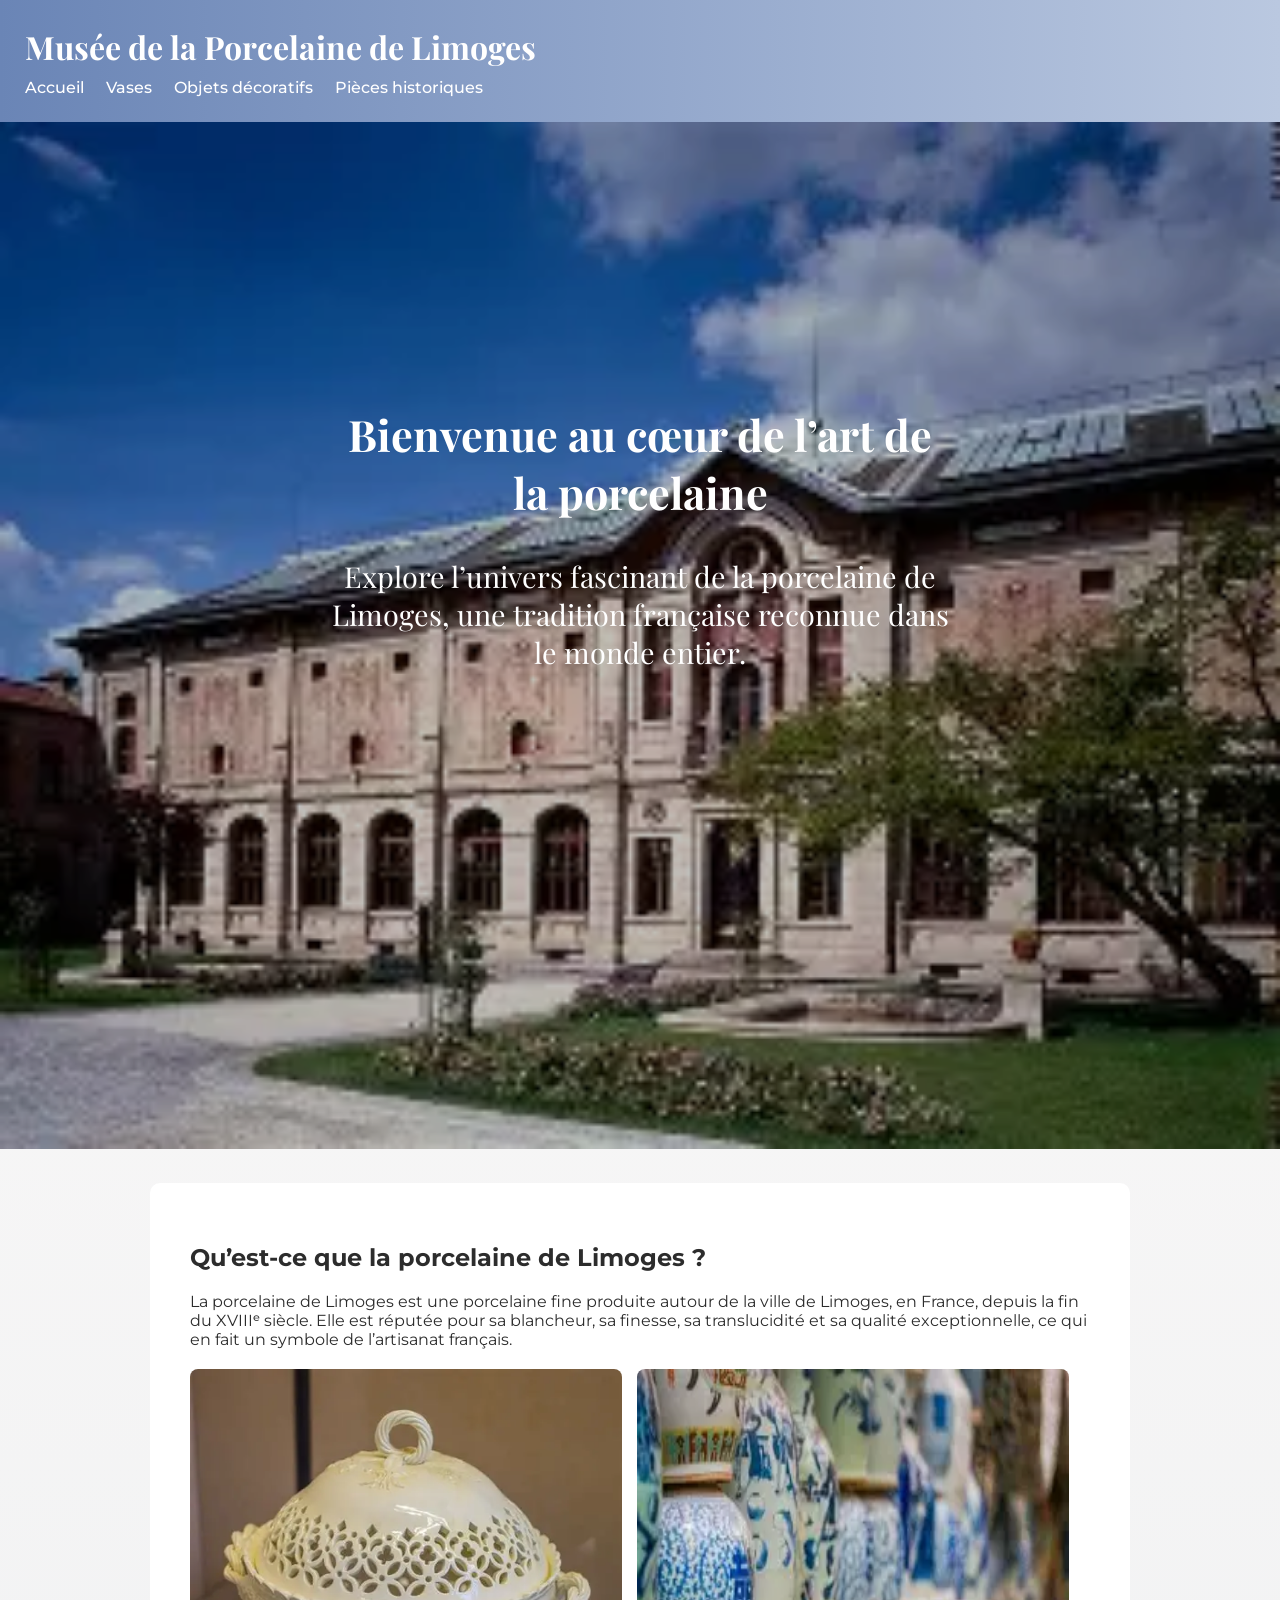
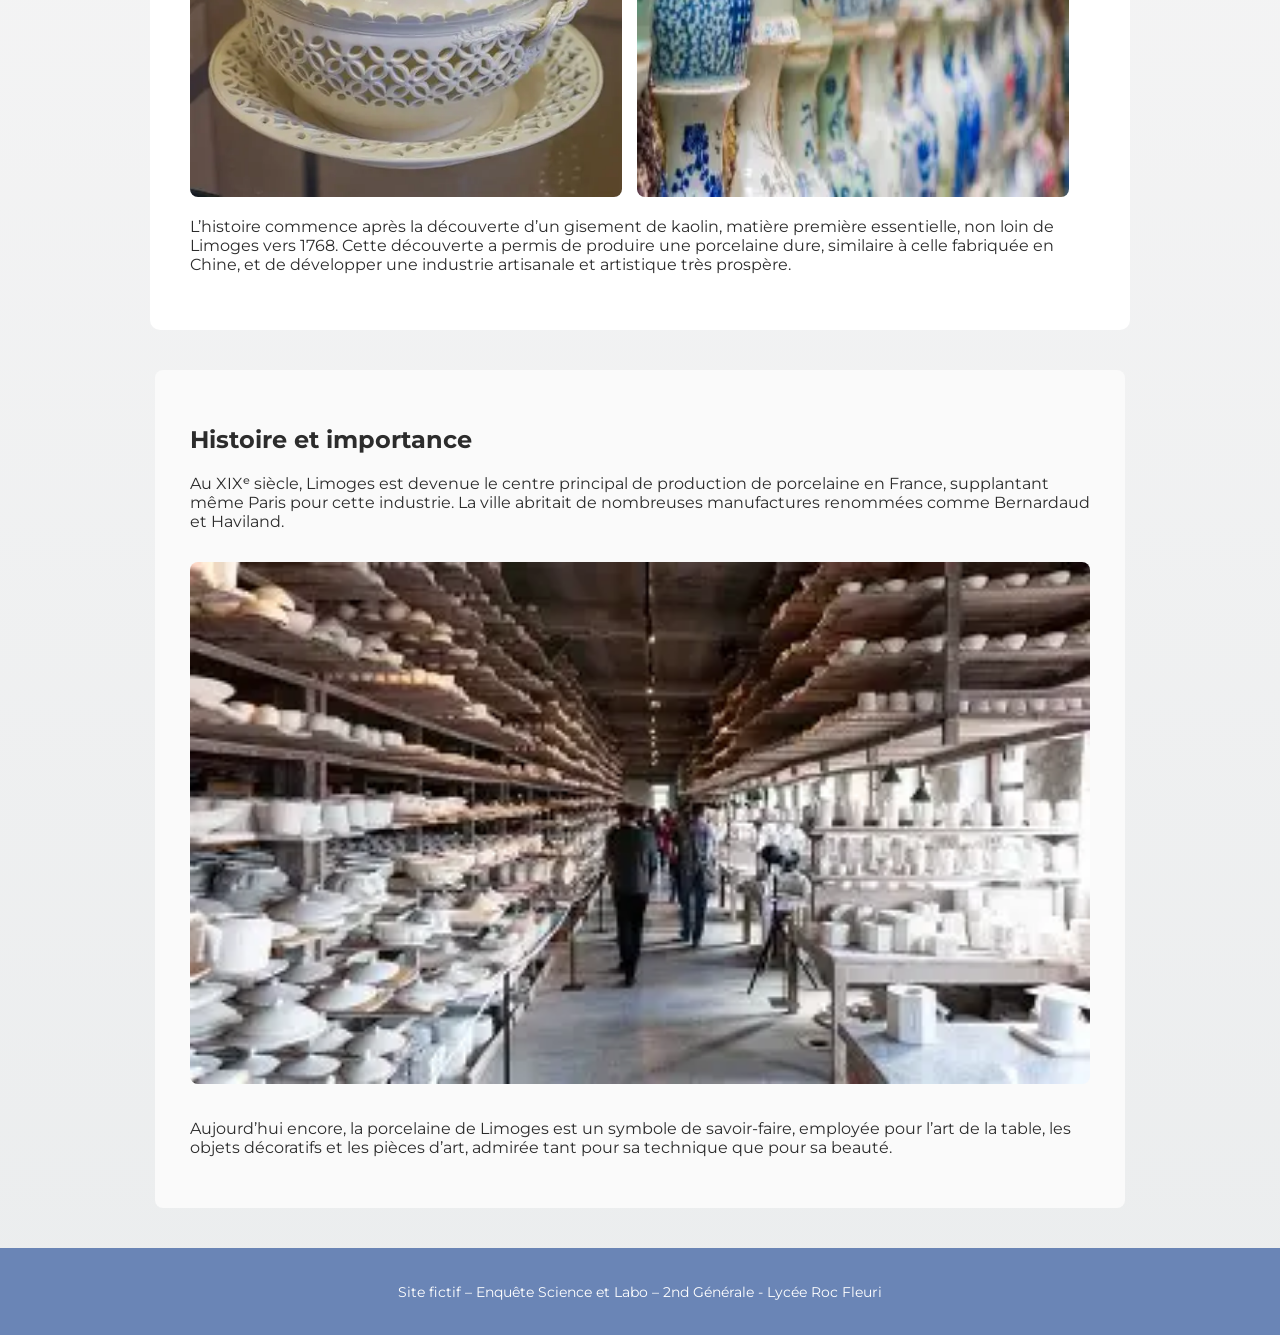
<file: index.html>
<!DOCTYPE html>
<html lang="fr">
<head>
<meta charset="UTF-8">
<title>Musée de la Porcelaine de Limoges</title>
<link rel="stylesheet" href="css/style.css">
</head>
<body>

<header>
<h1>Musée de la Porcelaine de Limoges</h1>
<nav>
<a href="index.html">Accueil</a>
<a href="vases.html">Vases</a>
<a href="objets.html">Objets décoratifs</a>
<a href="historiques.html">Pièces historiques</a>
</nav>
</header>

<section class="hero">
<img src="images/limoges_hero.webp" alt="Porcelaine de Limoges" class="hero-img">
<div class="hero-text">
<h2>Bienvenue au cœur de l’art de la porcelaine</h2>
<p>
Explore l’univers fascinant de la porcelaine de Limoges,
une tradition française reconnue dans le monde entier.
</p>
</div>
</section>

<section class="about-porcelaine">
<h2>Qu’est-ce que la porcelaine de Limoges ?</h2>
<p>
La porcelaine de Limoges est une porcelaine fine produite autour de la ville de Limoges,
en France, depuis la fin du XVIIIᵉ siècle. Elle est réputée pour sa blancheur,
sa finesse, sa translucidité et sa qualité exceptionnelle, ce qui en fait
un symbole de l’artisanat français.
</p>
<div class="image-row">
<img src="images/porcelaine_detail2.webp" alt="Détail de porcelaine">
<img src="images/porcelaine_detail1.webp" alt="Collection de porcelaine">
</div>
<p>
L’histoire commence après la découverte d’un gisement de kaolin,
matière première essentielle, non loin de Limoges vers 1768.
Cette découverte a permis de produire une porcelaine dure,
similaire à celle fabriquée en Chine, et de développer une industrie
artisanale et artistique très prospère.
</p>
</section>

<section class="history">
<h2>Histoire et importance</h2>
<p>
Au XIXᵉ siècle, Limoges est devenue le centre principal de production
de porcelaine en France, supplantant même Paris pour cette industrie.
La ville abritait de nombreuses manufactures renommées comme Bernardaud et Haviland.
</p>
<img src="images/manufacture.webp" alt="Manufacture Bernardaud" class="wide-img">
<p>
Aujourd’hui encore, la porcelaine de Limoges est un symbole de savoir-faire,
employée pour l’art de la table, les objets décoratifs et les pièces d’art,
admirée tant pour sa technique que pour sa beauté.
</p>
</section>

<footer>
<p>Site fictif – Enquête Science et Labo – 2nd Générale - Lycée Roc Fleuri</p>
</footer>

</body>
</html>
</file>
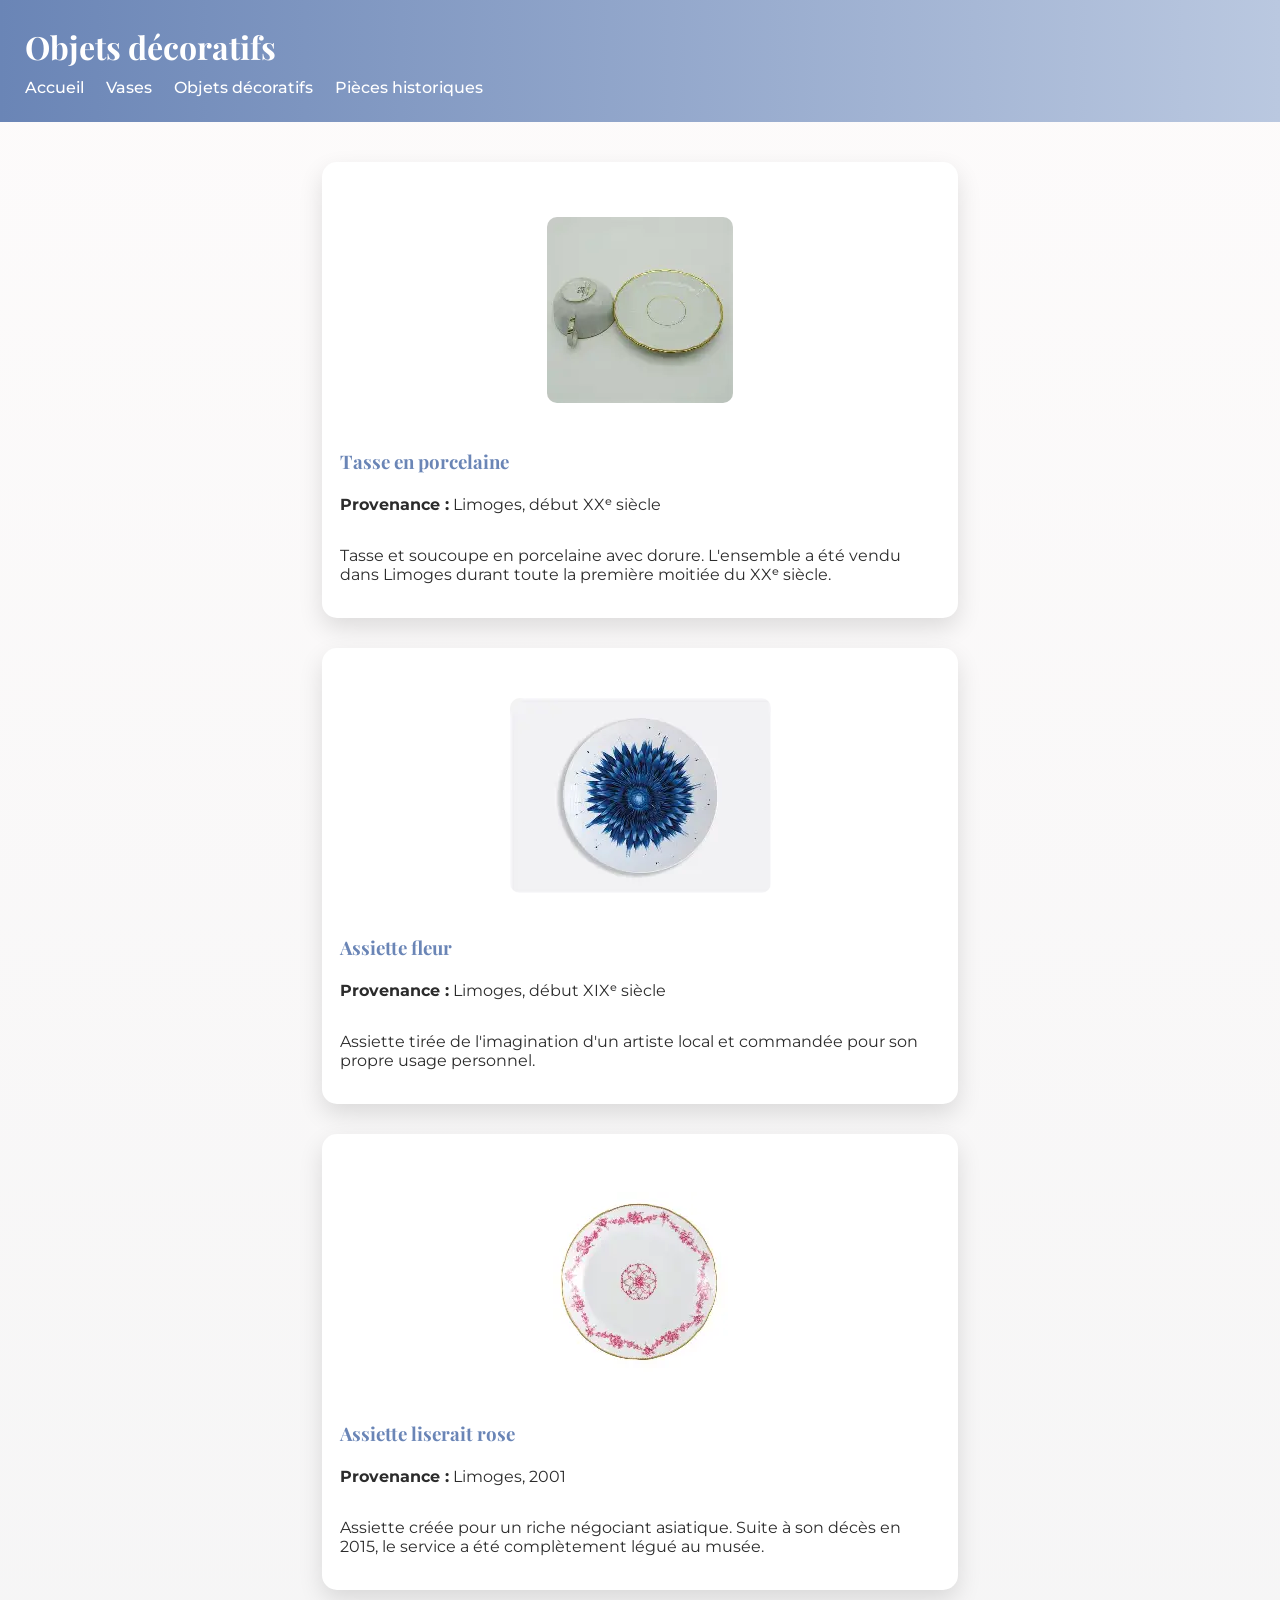
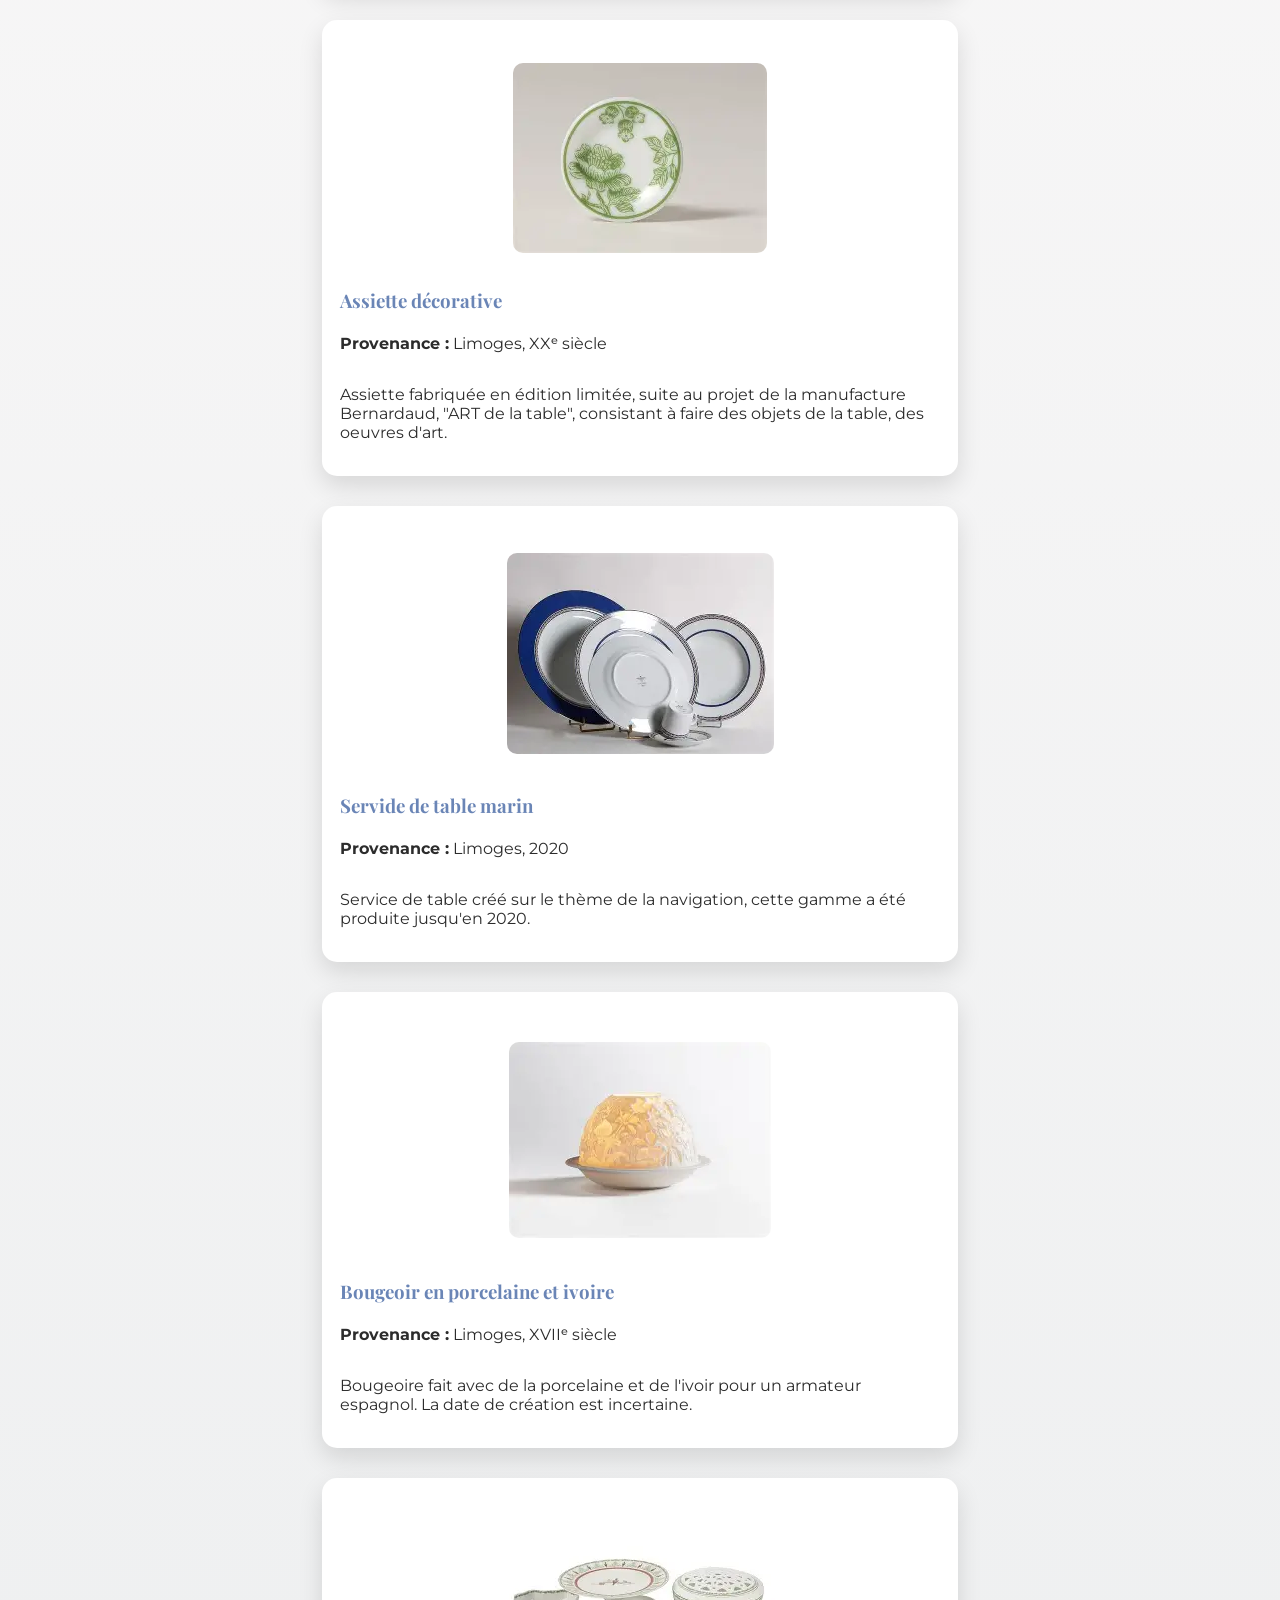
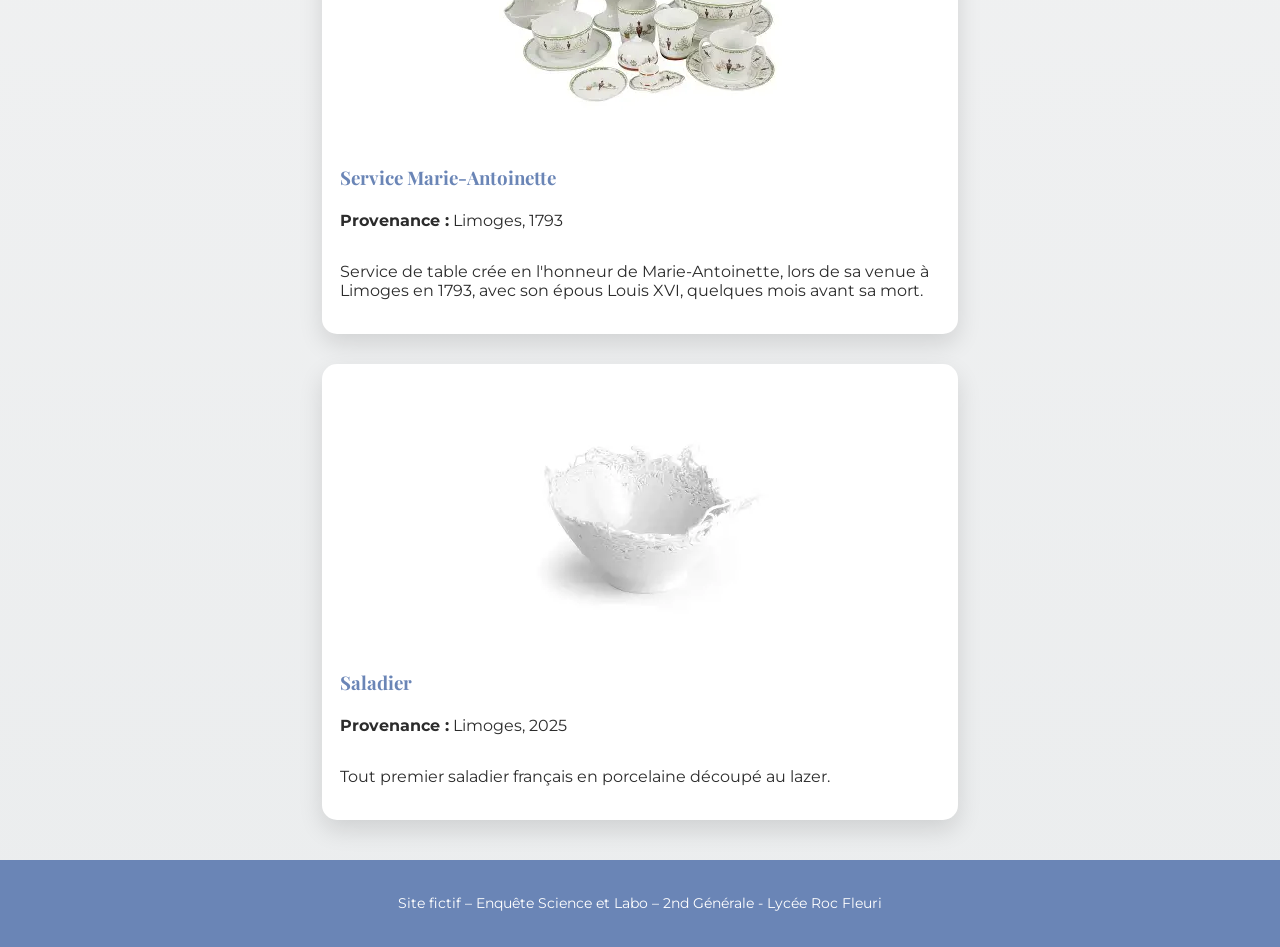
<file: objets.html>
<!DOCTYPE html>

<html lang="fr">

<head>

  <meta charset="UTF-8">

  <title>Objets décoratifs – Musée de la Porcelaine</title>

  <link rel="stylesheet" href="css/style.css">

</head>

<body>



<header>

  <h1>Objets décoratifs</h1>

  <nav>

    <a href="index.html">Accueil</a>

    <a href="vases.html">Vases</a>

    <a href="objets.html">Objets décoratifs</a>

    <a href="historiques.html">Pièces historiques</a>

  </nav>

</header>



<main class="galerie">



  <div class="oeuvre">

    <img src="images/objet1.webp" alt="Tasse en porcelaine">

    <h3>Tasse en porcelaine</h3>

    <p><strong>Provenance :</strong> Limoges, début XXᵉ siècle</p>

    <p>

      Tasse et soucoupe en porcelaine avec dorure. L'ensemble a été vendu dans Limoges durant toute la première moitiée du XXᵉ siècle.

    </p>

  </div>

 <div class="oeuvre">

    <img src="images/objet2.webp" alt="Assiette fleur">

    <h3>Assiette fleur</h3>

    <p><strong>Provenance :</strong> Limoges, début XIXᵉ siècle</p>

    <p>

      Assiette tirée de l'imagination d'un artiste local et commandée pour son propre usage personnel.

    </p>

  </div>

 <div class="oeuvre">

    <img src="images/objet3.webp" alt="Assiette liserait rose">

    <h3>Assiette liserait rose</h3>

    <p><strong>Provenance :</strong> Limoges, 2001</p>

    <p>

      Assiette créée pour un riche négociant asiatique. Suite à son décès en 2015, le service a été complètement légué au musée.

    </p>

  </div>

 <div class="oeuvre">

    <img src="images/objet4.webp" alt="Assiette décorative">

    <h3>Assiette décorative</h3>

    <p><strong>Provenance :</strong> Limoges, XXᵉ siècle</p>

    <p>

      Assiette fabriquée en édition limitée, suite au projet de la manufacture Bernardaud, "ART de la table", consistant à faire des objets de la table, des oeuvres d'art.

    </p>

  </div>

 <div class="oeuvre">

    <img src="images/objet5.webp" alt="Service de table marin">

    <h3>Servide de table marin</h3>

    <p><strong>Provenance :</strong> Limoges, 2020</p>

    <p>

      Service de table créé sur le thème de la navigation, cette gamme a été produite jusqu'en 2020.

    </p>

  </div>

 <div class="oeuvre">

    <img src="images/objet6.webp" alt="Bougeoir en porcelaine et ivoire ">

    <h3>Bougeoir en porcelaine et ivoire</h3>

    <p><strong>Provenance :</strong> Limoges, XVIIᵉ siècle</p>

    <p>

      Bougeoire fait avec de la porcelaine et de l'ivoir pour un armateur espagnol. La date de création est incertaine.

    </p>

  </div>

 <div class="oeuvre">

    <img src="images/objet7.webp" alt="Service Marie-Antoinette">

    <h3>Service Marie-Antoinette</h3>

    <p><strong>Provenance :</strong> Limoges, 1793</p>

    <p>

      Service de table crée en l'honneur de Marie-Antoinette, lors de sa venue à Limoges en 1793, avec son épous Louis XVI, quelques mois avant sa mort.

    </p>

  </div>

 <div class="oeuvre">

    <img src="images/objet8.webp" alt="Saladier">

    <h3>Saladier</h3>

    <p><strong>Provenance :</strong> Limoges, 2025</p>

    <p>

      Tout premier saladier français en porcelaine découpé au lazer. 
    </p>

  </div>

</main>



<footer>

<p>Site fictif – Enquête Science et Labo – 2nd Générale - Lycée Roc Fleuri</p>

</footer>



</body>

</html>
</file>
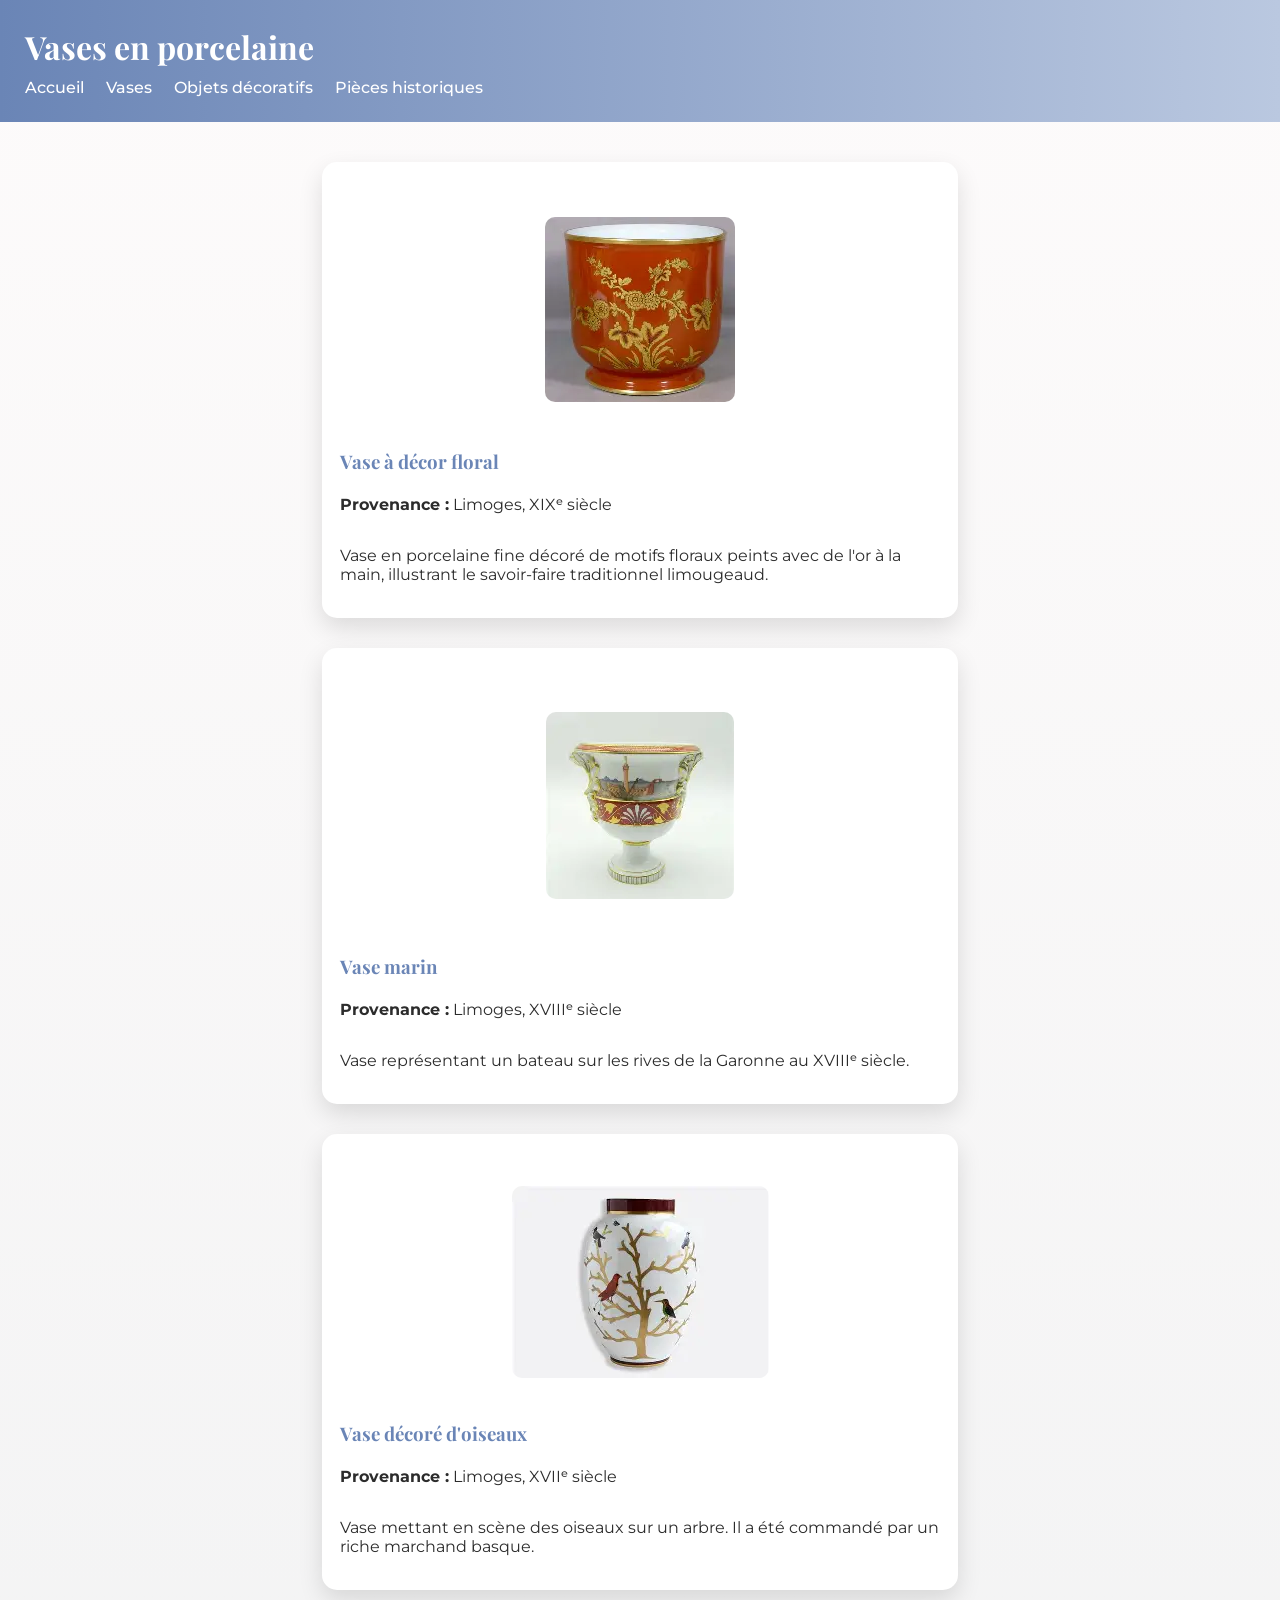
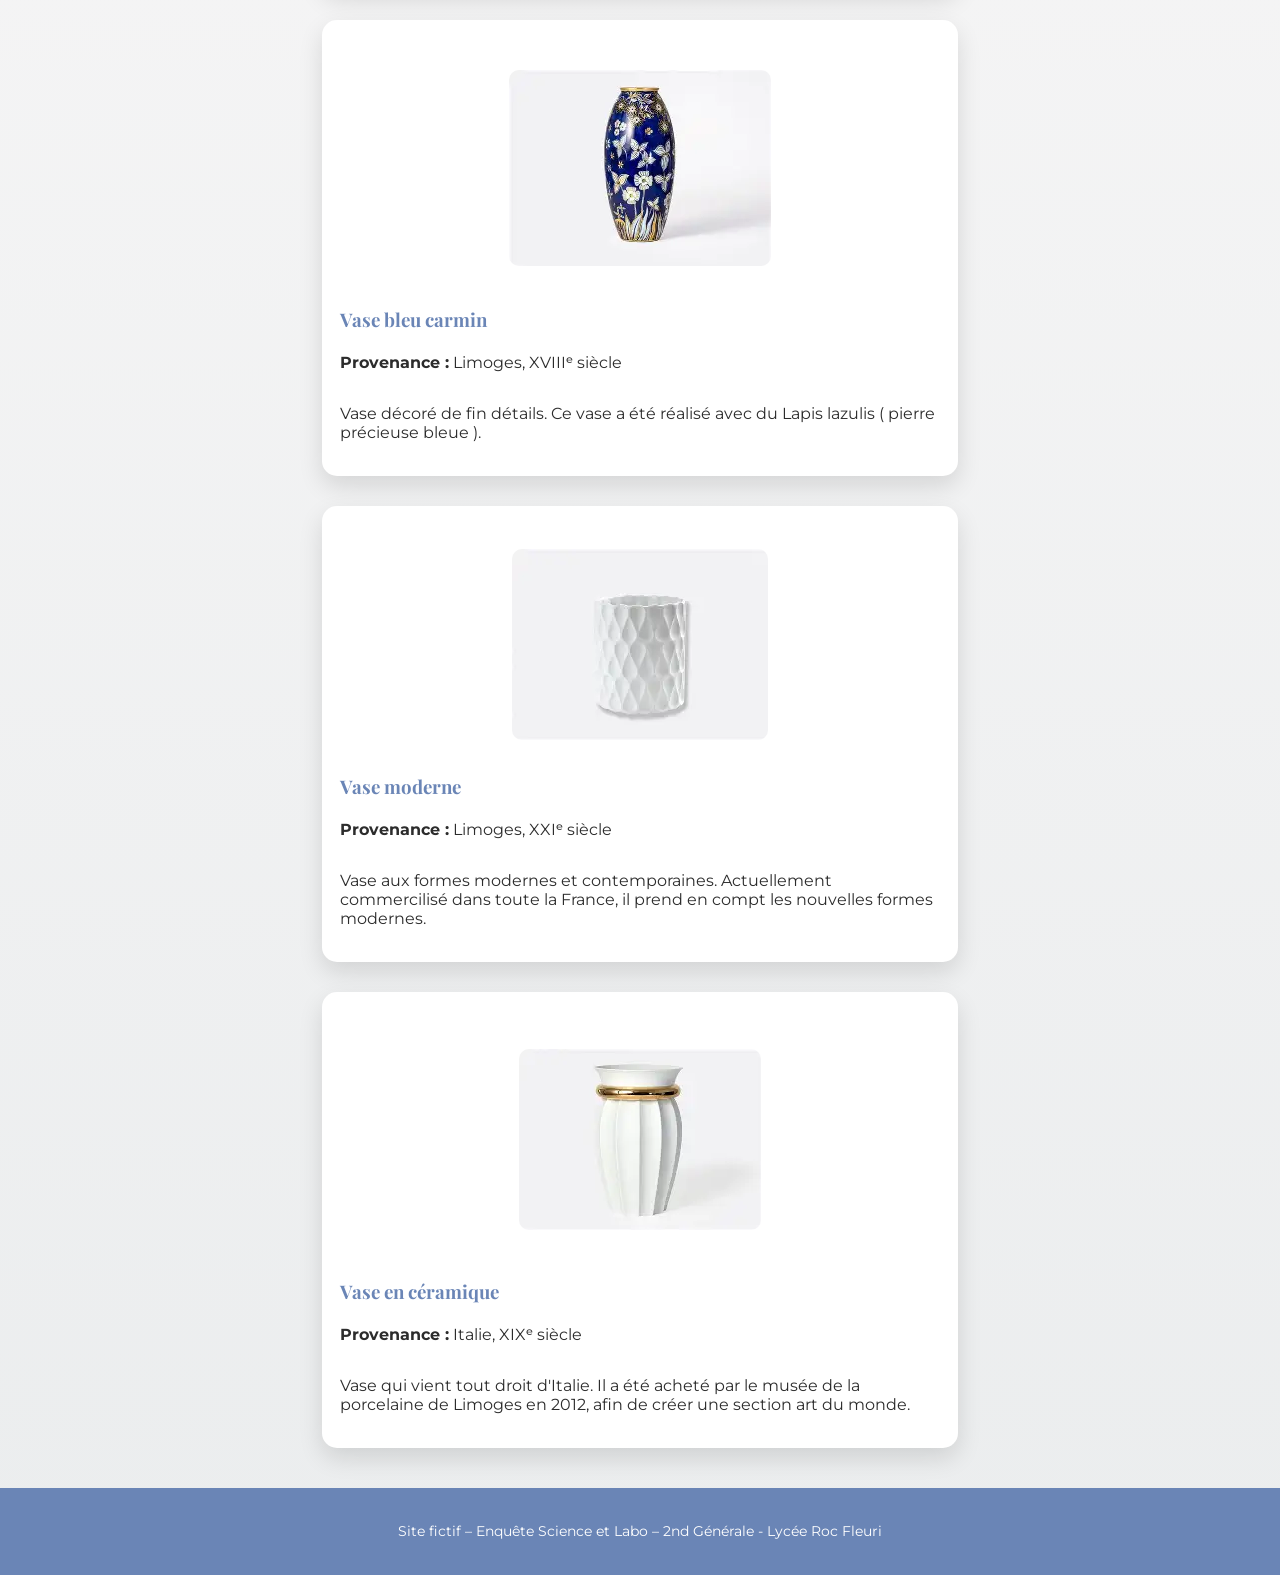
<file: vases.html>
<!DOCTYPE html>

<html lang="fr">

<head>

  <meta charset="UTF-8">

  <title>Vases – Musée de la Porcelaine de Limoges</title>

  <link rel="stylesheet" href="css/style.css">

</head>

<body>



<header>

  <h1>Vases en porcelaine</h1>

  <nav>

    <a href="index.html">Accueil</a>

    <a href="vases.html">Vases</a>

    <a href="objets.html">Objets décoratifs</a>

    <a href="historiques.html">Pièces historiques</a>

  </nav>

</header>



<main class="galerie">



  <div class="oeuvre">

    <img src="images/vase1.webp" alt="Vase floral">

    <h3>Vase à décor floral</h3>

    <p><strong>Provenance :</strong> Limoges, XIXᵉ siècle</p>

    <p>

      Vase en porcelaine fine décoré de motifs floraux peints avec de l'or à la main,

      illustrant le savoir-faire traditionnel limougeaud.

    </p>

  </div>

  <div class="oeuvre">

    <img src="images/vase2.webp" alt="Vase marin">

    <h3>Vase marin</h3>

    <p><strong>Provenance :</strong> Limoges, XVIIIᵉ siècle</p>

    <p>

      Vase représentant un bateau sur les rives de la Garonne au XVIIIᵉ siècle.

    </p>

  </div>

  <div class="oeuvre">

    <img src="images/vase3.webp" alt="Vase oiseaux">

    <h3>Vase décoré d'oiseaux</h3>

    <p><strong>Provenance :</strong> Limoges, XVIIᵉ siècle</p>

    <p>

      Vase mettant en scène des oiseaux sur un arbre. Il a été commandé par un riche marchand basque.

    </p>

  </div>

  <div class="oeuvre">

    <img src="images/vase4.webp" alt="Vase bleu">

    <h3>Vase bleu carmin</h3>

    <p><strong>Provenance :</strong> Limoges, XVIIIᵉ siècle</p>

    <p>

      Vase décoré de fin détails. Ce vase a été réalisé avec du Lapis lazulis ( pierre précieuse bleue ).

    </p>

  </div>

  <div class="oeuvre">

    <img src="images/vase5.webp" alt="Vase moderne">

    <h3>Vase moderne</h3>

    <p><strong>Provenance :</strong> Limoges, XXIᵉ siècle</p>

    <p>

      Vase aux formes modernes et contemporaines. Actuellement commercilisé dans toute la France, il prend en compt les nouvelles formes modernes.

    </p>

  </div>

  <div class="oeuvre">

    <img src="images/vase6.webp" alt="Vase en céramique">

    <h3>Vase en céramique</h3>

    <p><strong>Provenance :</strong> Italie, XIXᵉ siècle</p>

    <p>

      Vase qui vient tout droit d'Italie. Il a été acheté par le musée de la porcelaine de Limoges en 2012, afin de créer une section art du monde.

    </p>

  </div>

  <!-- TU PEUX COPIER CE BLOC POUR AJOUTER UN VASE -->



</main>



<footer>

<p>Site fictif – Enquête Science et Labo – 2nd Générale - Lycée Roc Fleuri</p>

</footer>



</body>

</html>
</file>
<file: css/style.css>
/* Import d'une police élégante */
@import url('https://fonts.googleapis.com/css2?family=Playfair+Display:wght@400;600&family=Montserrat:wght@300;400;600&display=swap');

/* Style général */
body {
margin: 0;
font-family: 'Montserrat', Arial, sans-serif;
background: linear-gradient(180deg, #fdfbfb, #ebedee);
color: #2c2c2c;
}

/* En-tête */
header {
background: linear-gradient(90deg, #6a85b6, #bac8e0);
padding: 25px;
color: white;
}

header h1 {
margin: 0 0 10px 0;
font-family: 'Playfair Display', serif;
font-size: 2em;
}

/* Navigation */
nav a {
margin-right: 18px;
text-decoration: none;
color: white;
font-weight: 500;
}

nav a:hover {
text-decoration: underline;
}

/* Texte d’introduction */
.intro {
background: white;
padding: 40px;
max-width: 900px;
margin: 40px auto;
border-radius: 12px;
box-shadow: 0 8px 20px rgba(0,0,0,0.1);
}

.intro h2 {
font-family: 'Playfair Display', serif;
color: #6a85b6;
}

/* Galerie */
.galerie {
display: flex;
flex-direction: column;
align-items: center;
gap: 30px;
padding: 40px;
}

/* Carte œuvre */
.oeuvre {
width: 100%;
max-width: 600px;
height: 420px;
background: white;
border-radius: 15px;
padding: 18px;
box-shadow: 0 10px 25px rgba(0,0,0,0.12);
display: flex;
flex-direction: column;
transition: transform 0.3s, box-shadow 0.3s;
}

.oeuvre:hover {
transform: translateY(-6px);
box-shadow: 0 15px 30px rgba(0,0,0,0.18);
}

.oeuvre img {
max-width: 100%;
height: auto;
border-radius: 10px;
display: block;
margin: auto;
}

/* Titres des œuvres */
.oeuvre h3 {
margin: 10px 0 5px 0;
font-family: 'Playfair Display', serif;
color: #6a85b6;
}

/* Footer */
footer {
text-align: center;
padding: 20px;
background: #6a85b6;
color: white;
font-size: 0.9em;
}

/* Section "hero" */
.hero {
position: relative;
text-align: center;
color: white;
margin-bottom: 30px;
}

.hero-img {
width: 100%;
height: auto;
filter: brightness(75%);
}

.hero-text {
position: absolute;
top: 40%;
left: 50%;
transform: translate(-50%, -50%);
font-family: 'Playfair Display', serif;
font-size: 1.8em;
padding: 10px;
}

/* À propos */
.about-porcelaine {
background: #ffffff;
padding: 40px;
margin: auto;
max-width: 900px;
border-radius: 10px;
}

.about-porcelaine .image-row {
display: flex;
gap: 15px;
margin: 20px 0;
}

.about-porcelaine img {
width: 48%;
border-radius: 8px;
}

/* Section Histoire */
.history {
background: #fafafa;
padding: 35px;
margin: 40px auto;
border-radius: 8px;
max-width: 900px;
}

.wide-img {
width: 100%;
margin: 15px 0;
border-radius: 8px;
}

.img-historique10 {
  width: 150px !important;
  height: auto !important;
  max-width: none !important;
  display: block;
  margin: 20px auto;
}
</file>
